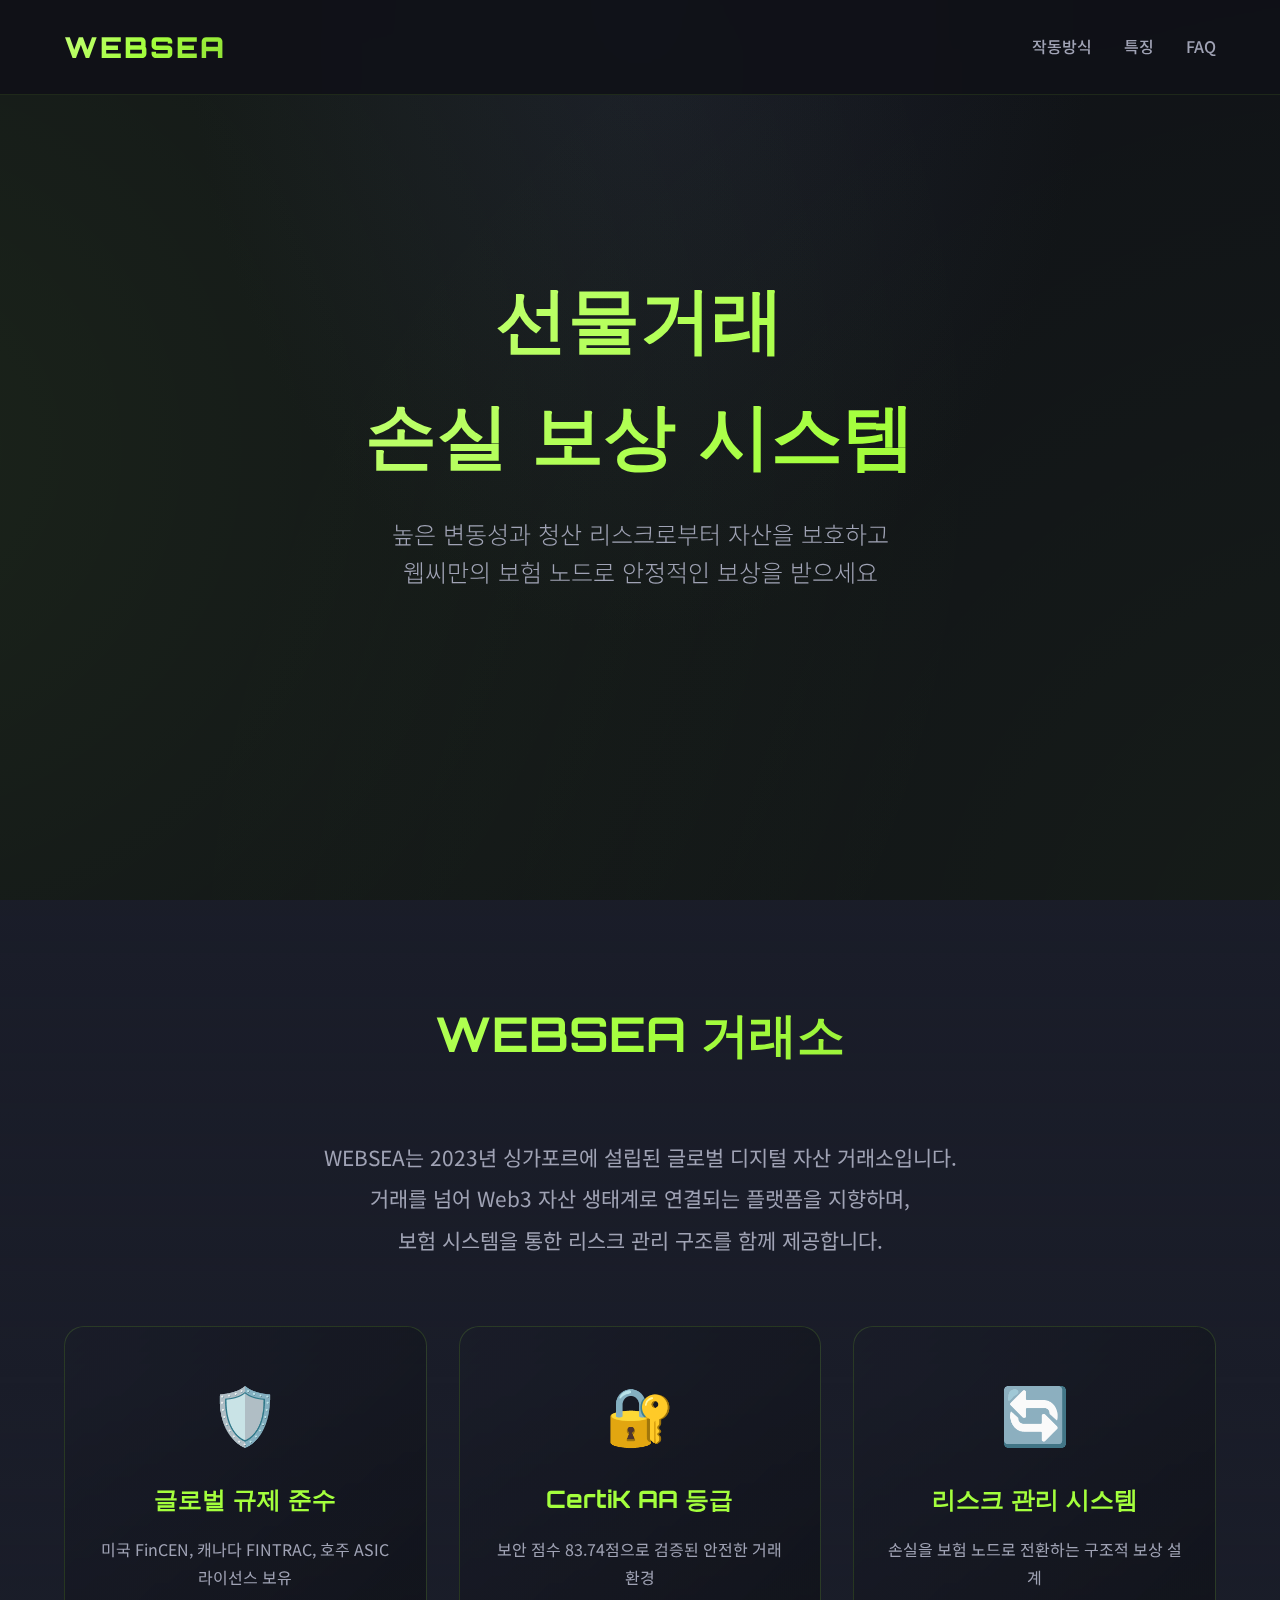
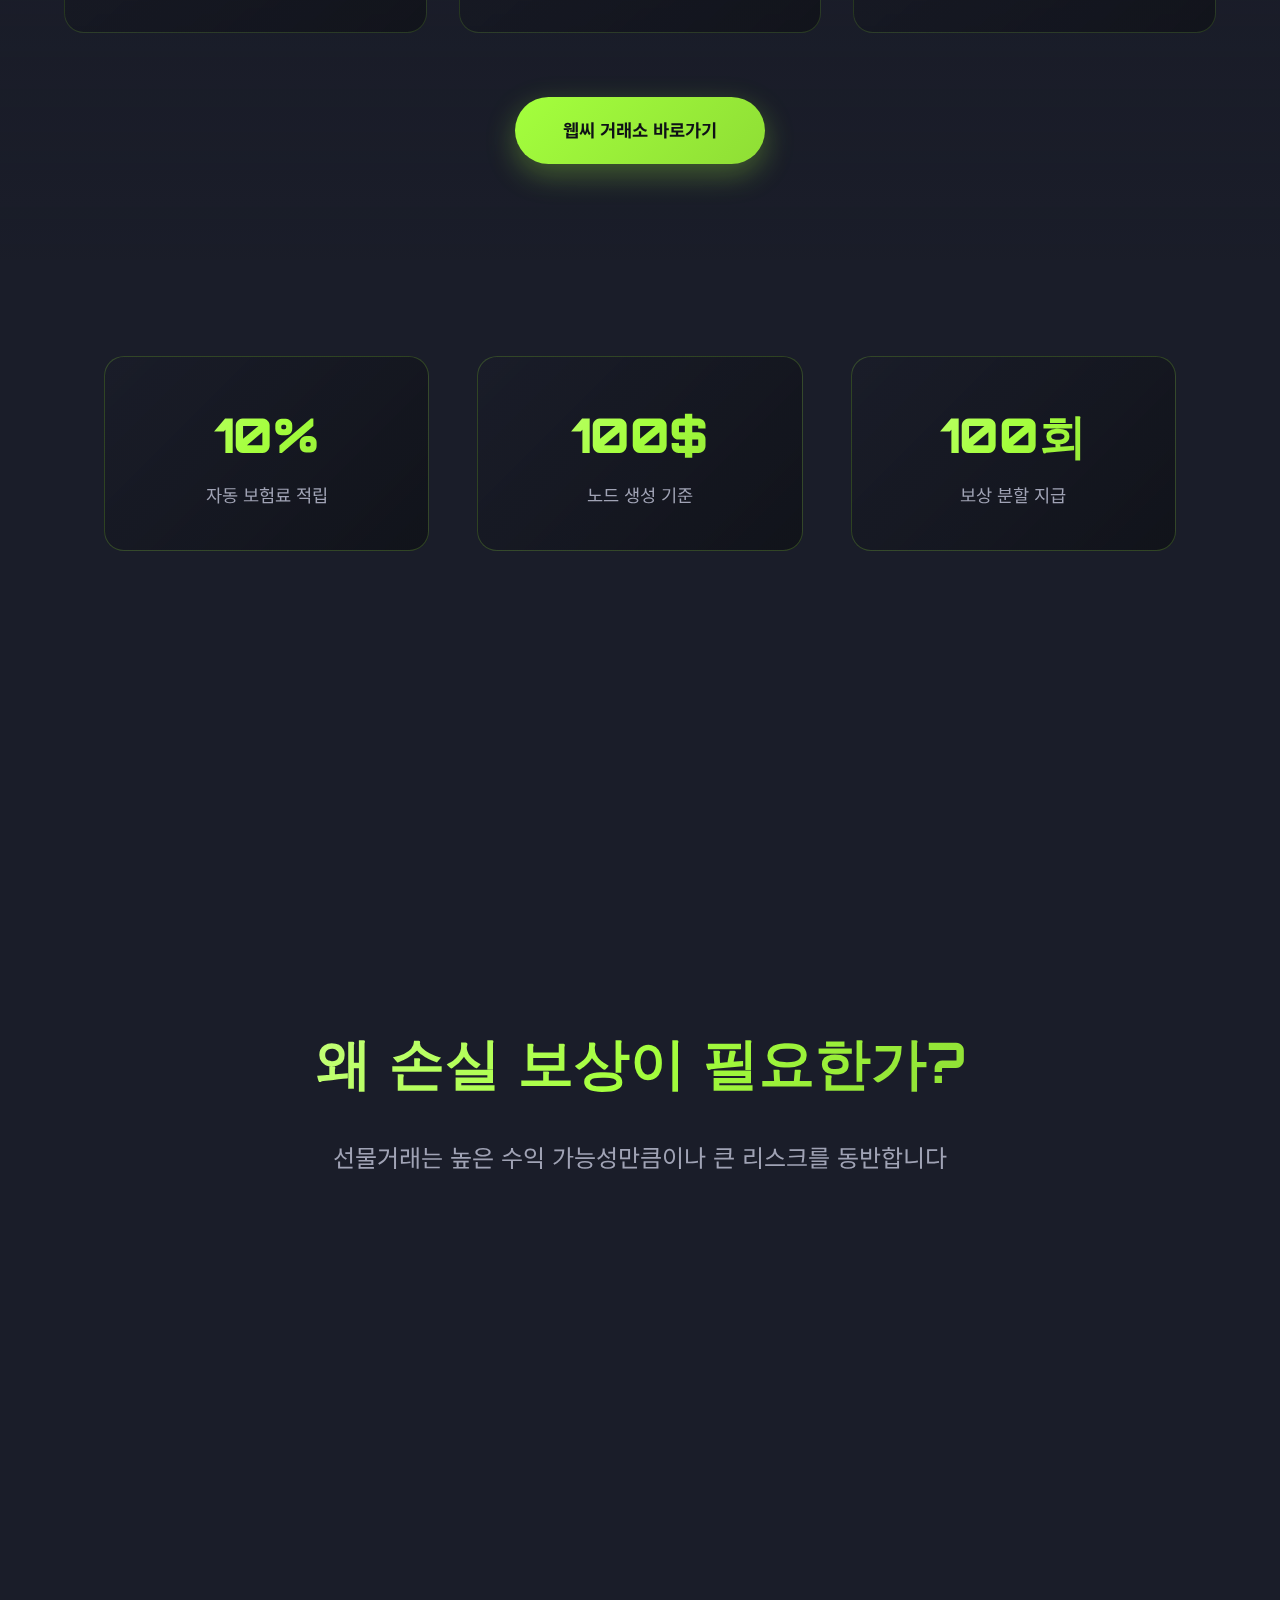
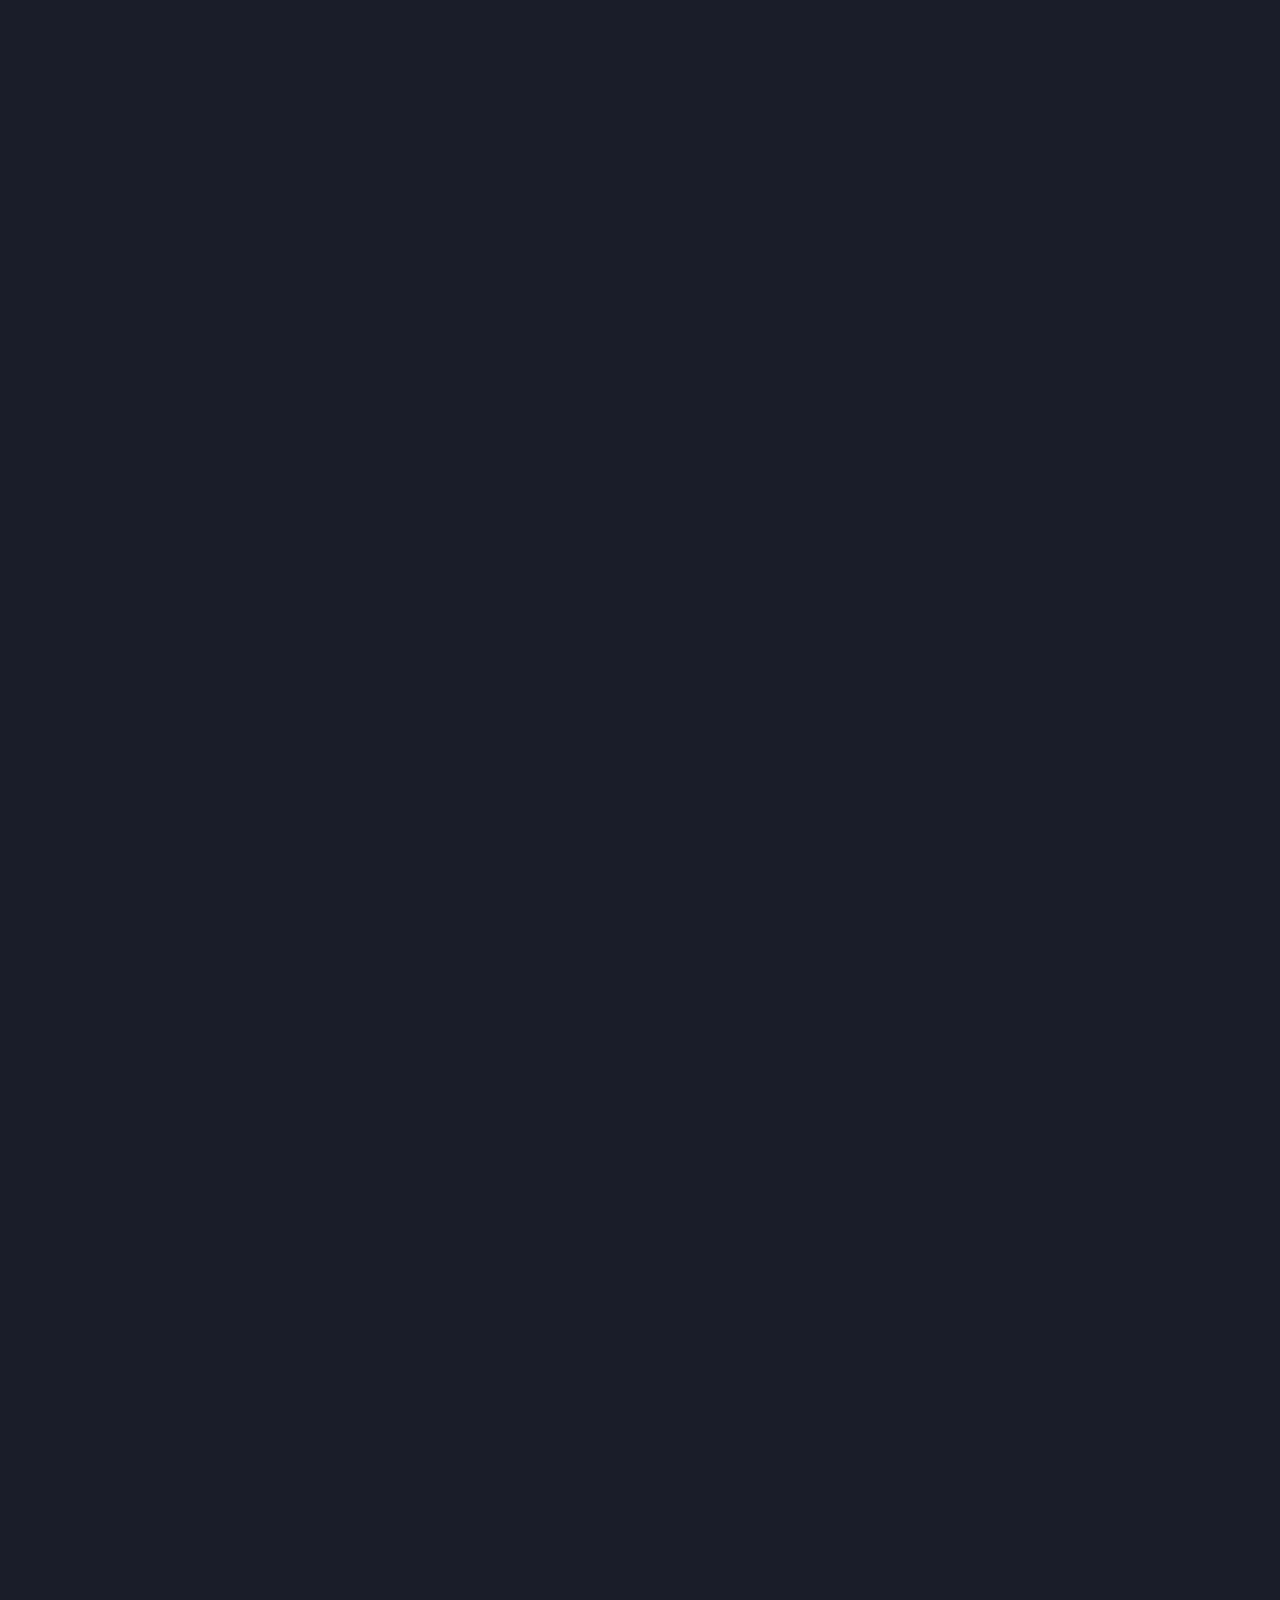
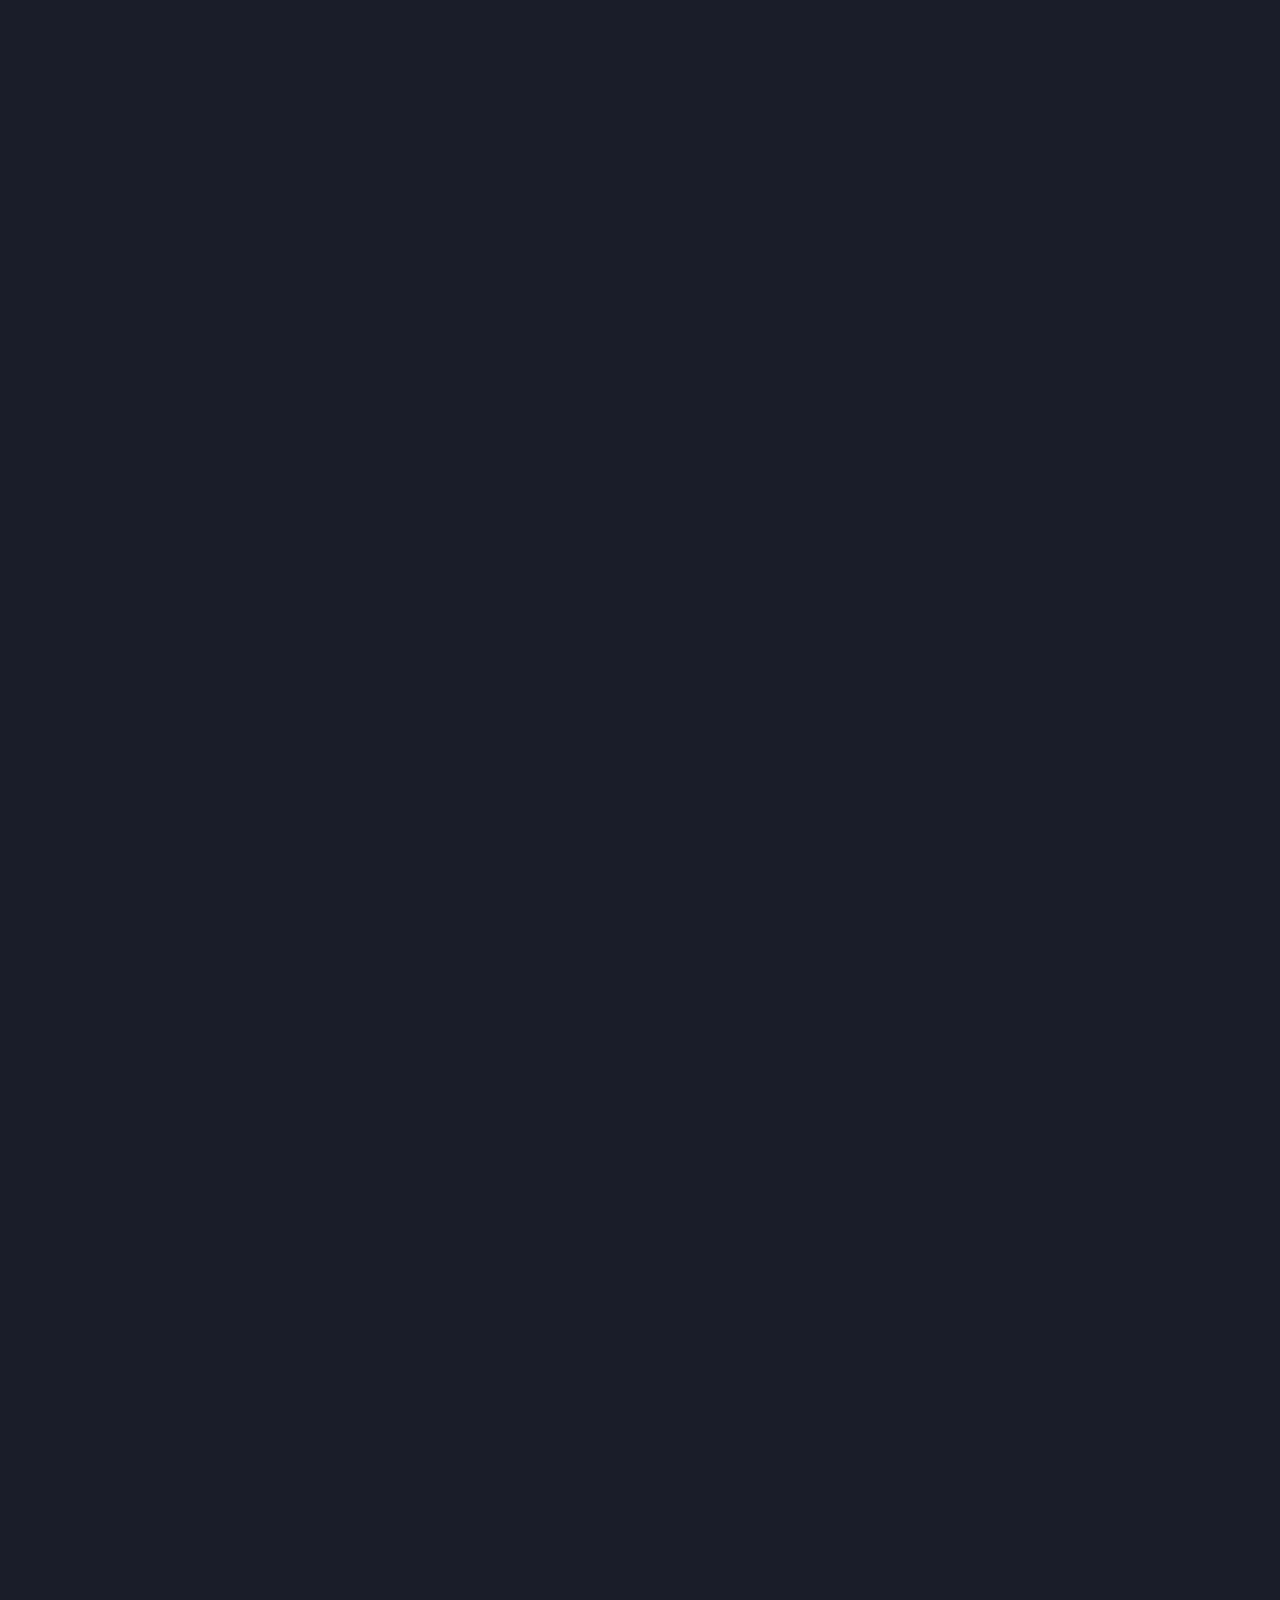
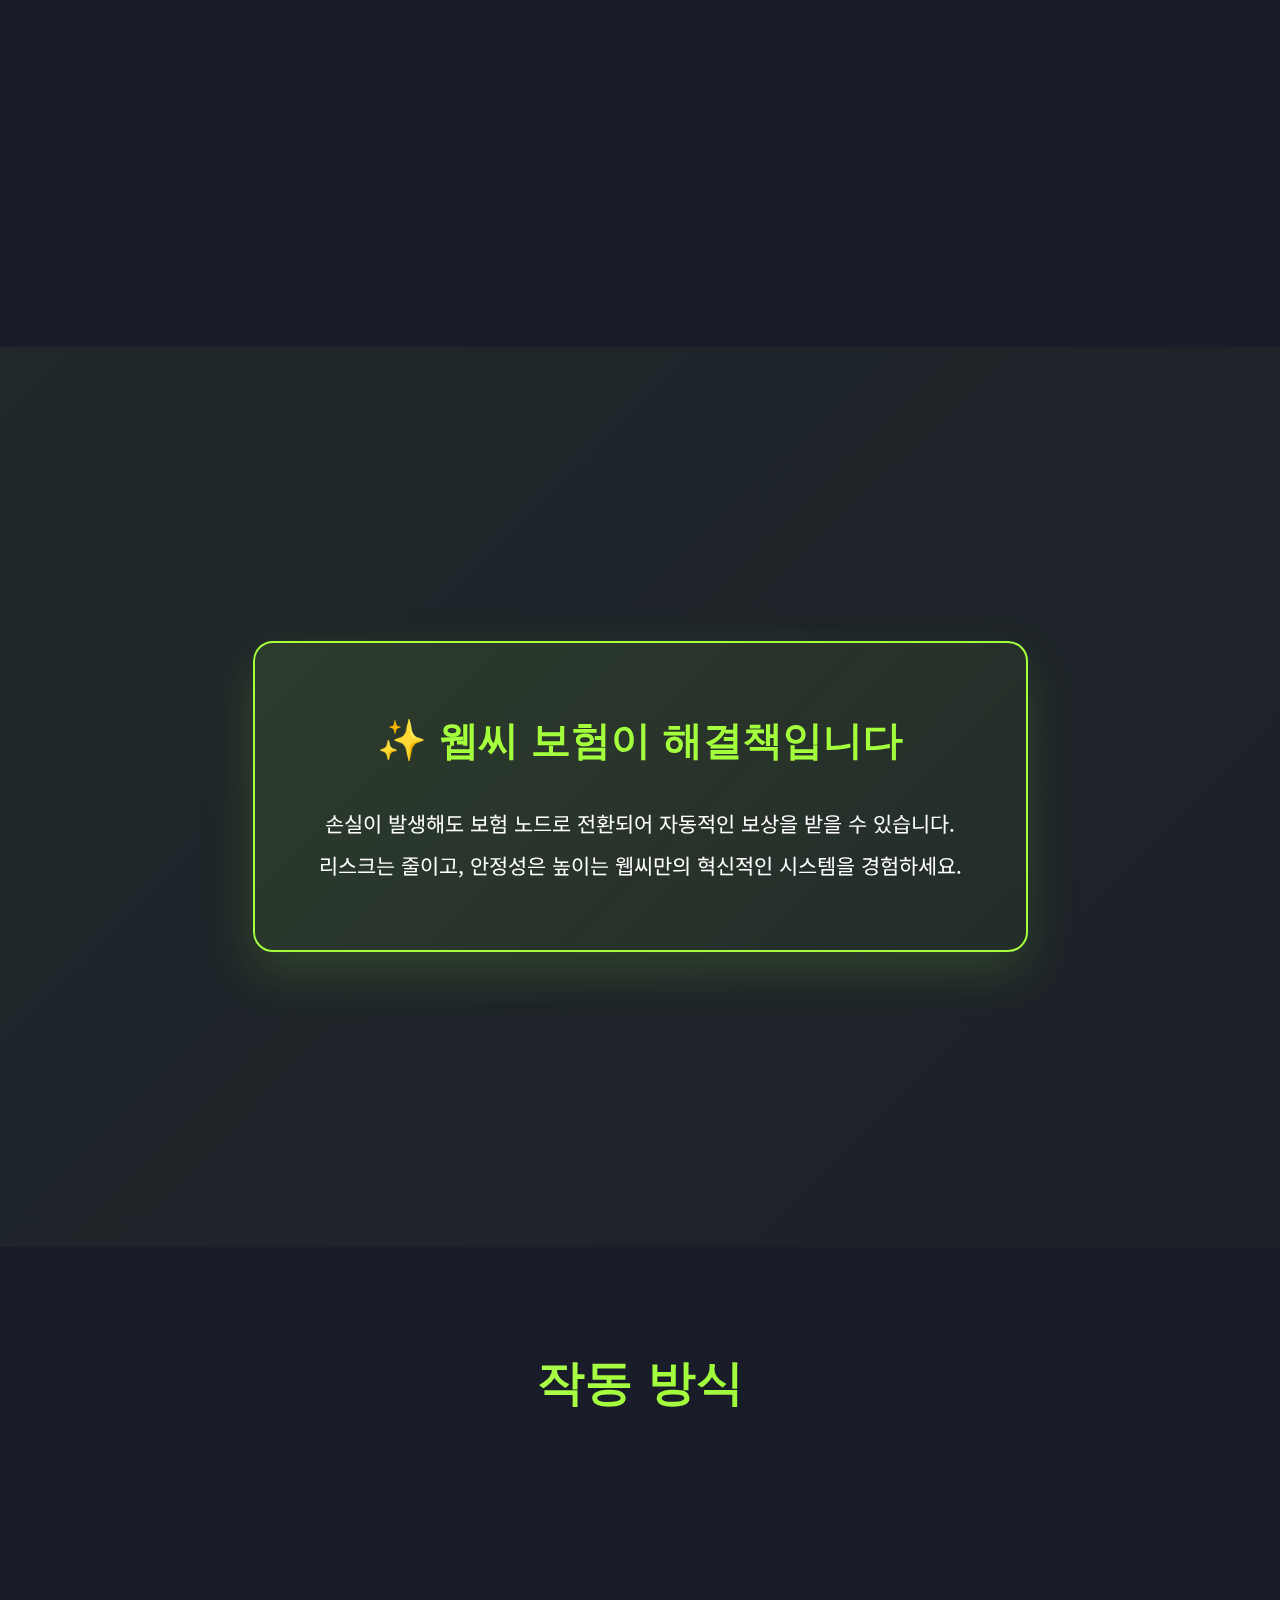
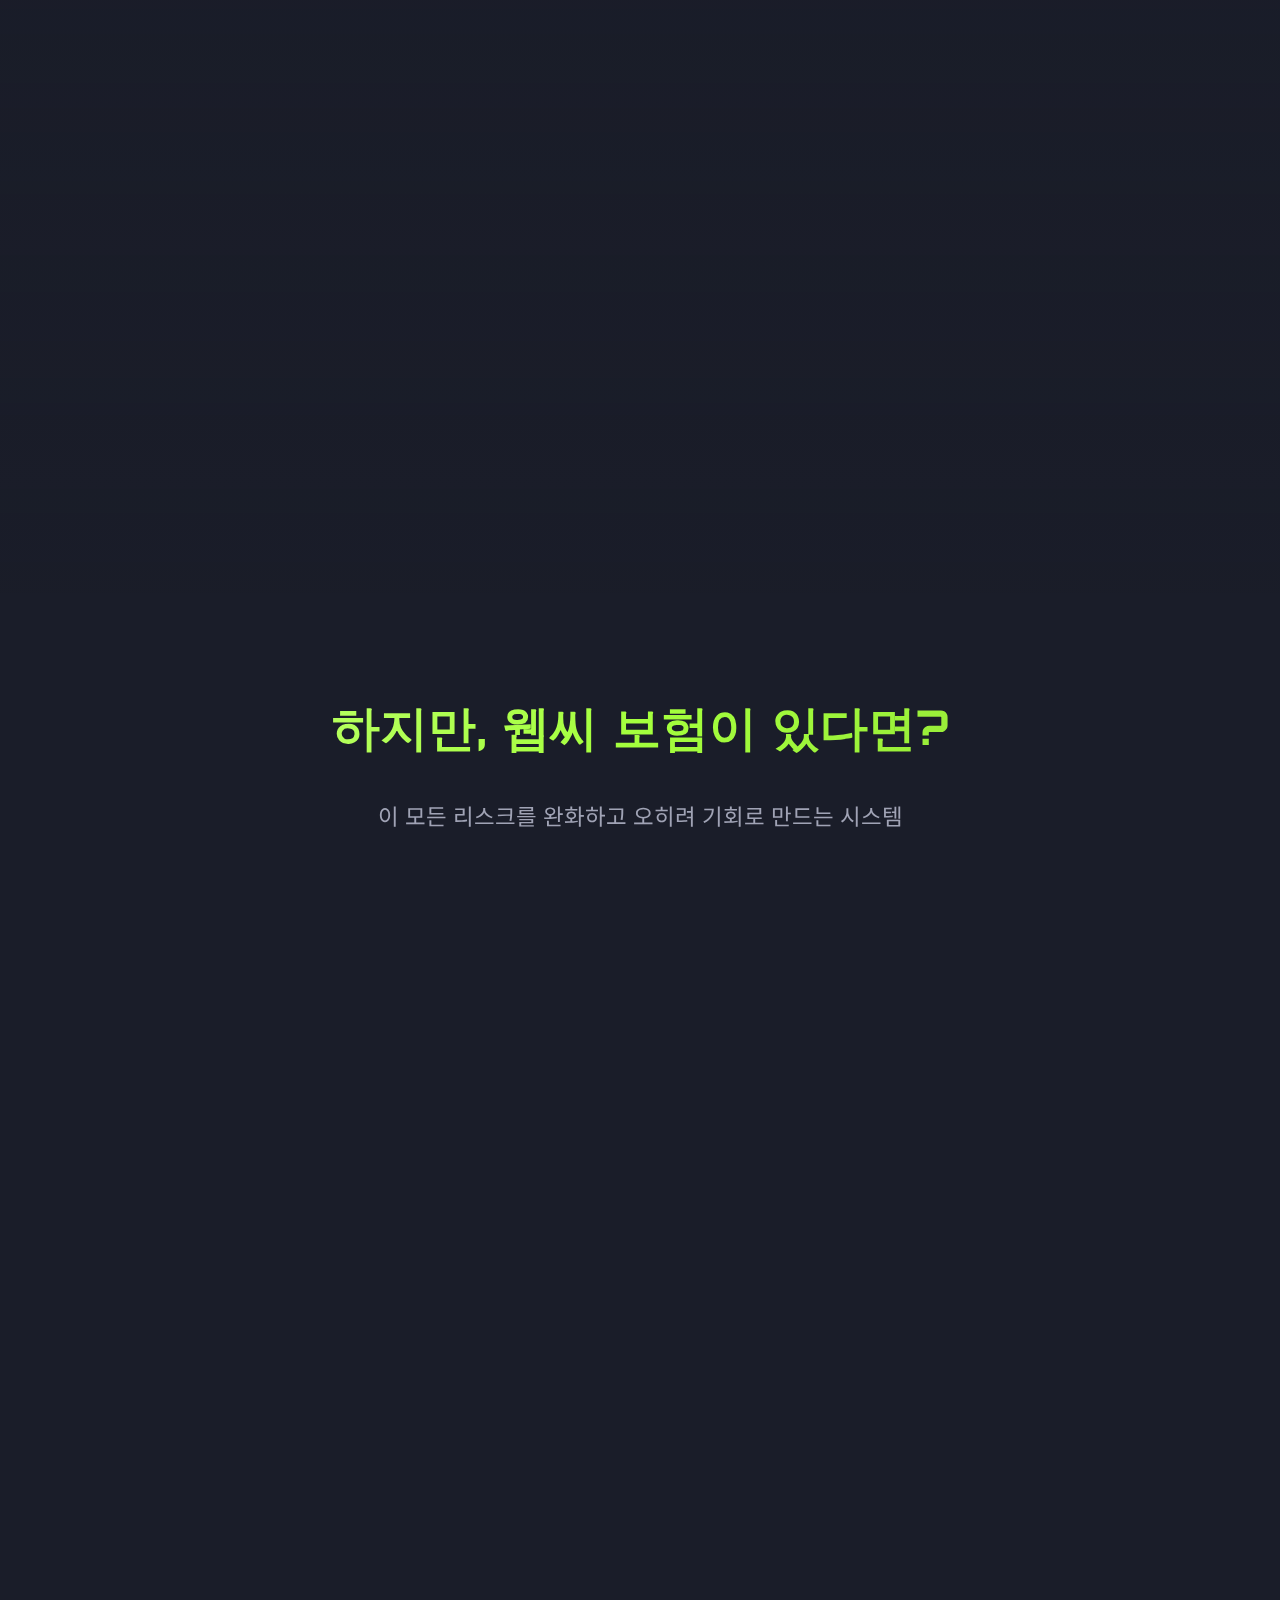
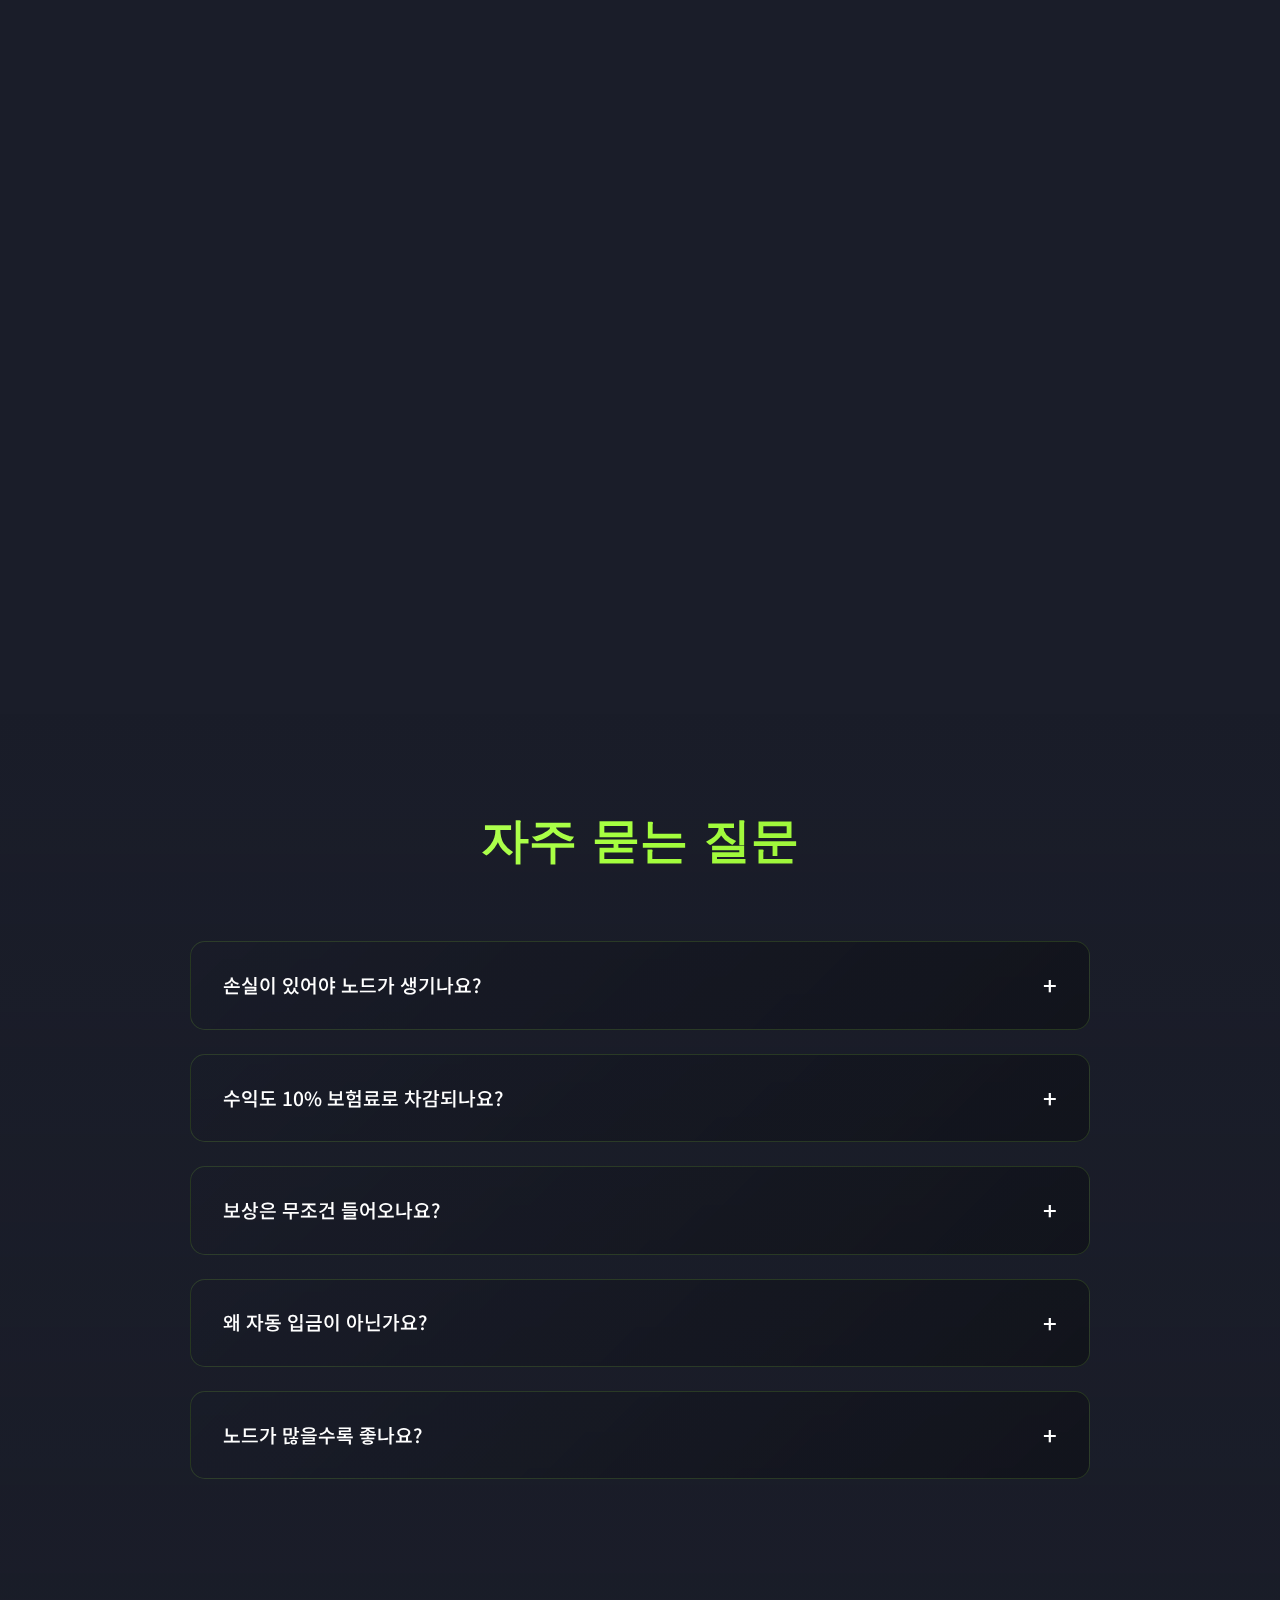
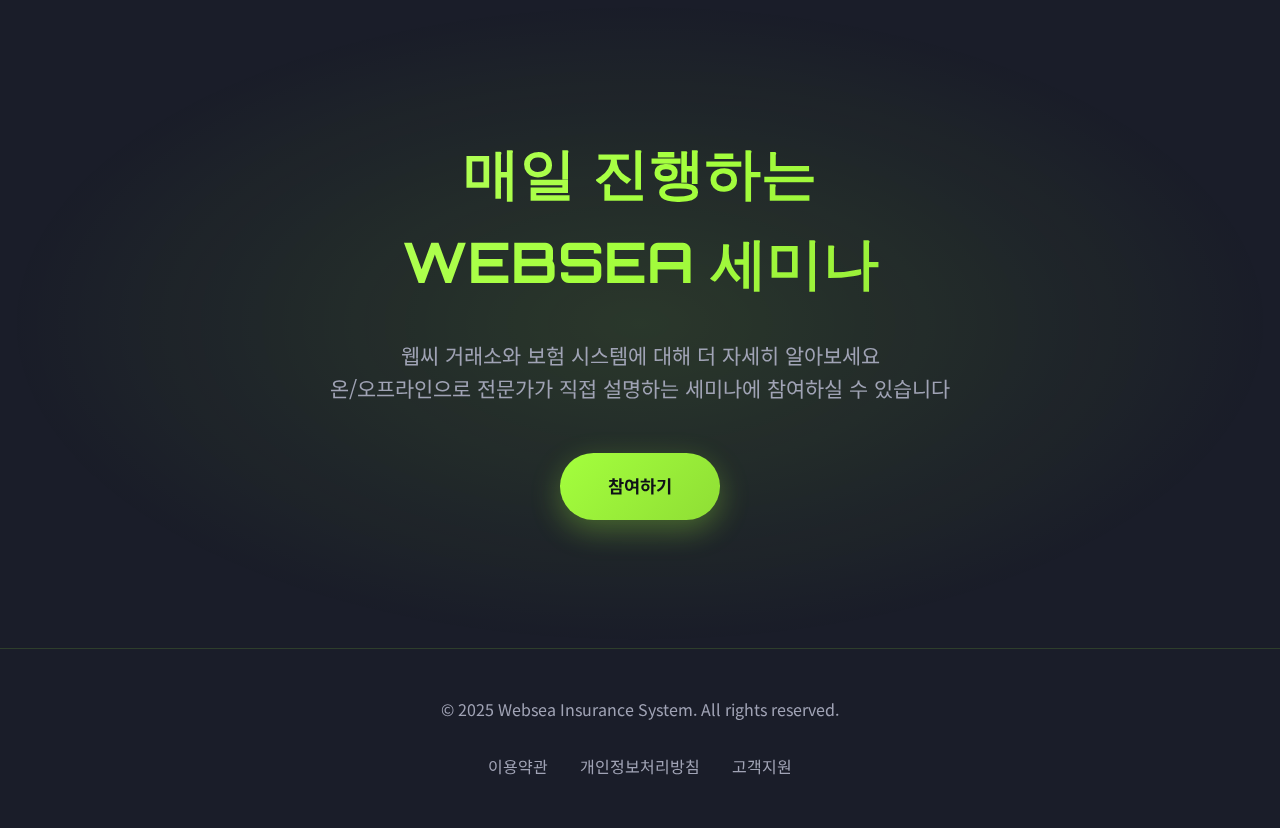
<file: index.html>
<!DOCTYPE html>
<html lang="ko">
<head>
    <meta charset="UTF-8">
    <meta name="viewport" content="width=device-width, initial-scale=1.0">
    <title>Websea 글로벌 디지털 자산 거래소 | 웹씨 선물거래 리스크 보호 보험 시스템</title>
    <meta name="description"
content="Websea는 선물거래 리스크 보호를 위한 보험 시스템을 제공하는 WEB3 기반 글로벌 거래소입니다." />
    <meta property="og:title" content="Websea 글로벌 디지털 자산 거래소 | 웹씨 선물거래 리스크 보호 보험 시스템" />
    <meta property="og:description" content=" 선물거래 리스크 보호를 위한 보험 시스템을 제공하는 WEB3 기반 글로벌 거래소입니다." />
    <meta property="og:url" content="https://websea-intro.kro.kr/" />
    <meta property="og:type" content="website" />

    <meta name="robots" content="index, follow" />
    <link rel="canonical" href="https://websea-intro.kro.kr/" />
    <link rel="stylesheet" href="styles/main.css">
</head>
<body>
    <div class="bg-animation"></div>

    <nav>
        <div class="logo">WEBSEA</div>
        <ul class="nav-links">
            <li><a href="#how-it-works">작동방식</a></li>
            <li><a href="#features">특징</a></li>
            <li><a href="#faq">FAQ</a></li>
        </ul>
    </nav>

    <section class="hero">
        <div class="hero-content">
            <h1>선물거래<br>손실 보상 시스템</h1>
            <h2>높은 변동성과 청산 리스크로부터 자산을 보호하고<br>웹씨만의 보험 노드로 안정적인 보상을 받으세요</h2>
            <!-- <div class="cta-buttons"> 
                <a href="#" class="btn btn-primary">지금 시작하기</a>
                <a href="#how-it-works" class="btn btn-secondary">자세히 알아보기</a>
            </div>-->
        </div>
    </section>

    <section class="exchange-intro">
        <div class="exchange-content">
            <h2 class="section-title">WEBSEA 거래소</h2>
            <p class="exchange-description">
                WEBSEA는 2023년 싱가포르에 설립된 글로벌 디지털 자산 거래소입니다.<br>
                거래를 넘어 Web3 자산 생태계로 연결되는 플랫폼을 지향하며,<br>
                보험 시스템을 통한 리스크 관리 구조를 함께 제공합니다.
            </p>

            <div class="exchange-features">
                <div class="exchange-feature-item">
                    <div class="exchange-feature-icon">🛡️</div>
                    <h3>글로벌 규제 준수</h3>
                    <p>미국 FinCEN, 캐나다 FINTRAC, 호주 ASIC 라이선스 보유</p>
                </div>
                <div class="exchange-feature-item">
                    <div class="exchange-feature-icon">🔐</div>
                    <h3>CertiK AA 등급</h3>
                    <p>보안 점수 83.74점으로 검증된 안전한 거래 환경</p>
                </div>
                <!-- <div class="exchange-feature-item">
                    <div class="exchange-feature-icon">💎</div>
                    <h3>WBS 토큰 생태계</h3>
                    <p>거래·보상·참여가 연결되는 토큰 기반 구조</p>
                </div> -->
                <div class="exchange-feature-item">
                    <div class="exchange-feature-icon">🔄</div>
                    <h3>리스크 관리 시스템</h3>
                    <p>손실을 보험 노드로 전환하는 구조적 보상 설계</p>
                </div>
            </div>

            <div class="exchange-cta">
                <a href="https://www.websea.com/en/" target="_blank" class="btn btn-primary">웹씨 거래소 바로가기</a>
                <!-- <a href="simulator.html" class="btn btn-secondary">시뮬레이터 체험하기</a> -->
            </div>
        </div>
    </section>

    <section class="stats">
        <div class="stat-card">
            <div class="stat-number">10%</div>
            <div class="stat-label">자동 보험료 적립</div>
        </div>
        <div class="stat-card">
            <div class="stat-number">100$</div>
            <div class="stat-label">노드 생성 기준</div>
        </div>
        <div class="stat-card">
            <div class="stat-number">100회</div>
            <div class="stat-label">보상 분할 지급</div>
        </div>
    </section>

    <section class="risk-section">
        <div class="risk-intro-screen">
            <h2>왜 손실 보상이 필요한가?</h2>
            <p>선물거래는 높은 수익 가능성만큼이나 큰 리스크를 동반합니다</p>
        </div>

        <div class="risk-scroll-container">
            <div class="risk-item">
                <div class="risk-number">01</div>
                <div class="risk-item-content">
                    <div class="risk-item-icon">⚠️</div>
                    <h3>레버리지 리스크</h3>
                    <p>5배~100배 레버리지로 인해 작은 가격 변동에도 큰 손실이 발생할 수 있습니다. 시장이 예상과 반대로 움직이면 투자금의 전액을 잃을 수 있습니다.</p>
                </div>
            </div>

            <div class="risk-item">
                <div class="risk-number">02</div>
                <div class="risk-item-content">
                    <div class="risk-item-icon">📉</div>
                    <h3>청산 위험</h3>
                    <p>증거금 유지율이 일정 수준 이하로 떨어지면 강제 청산됩니다. 단 몇 분 만에 모든 포지션이 청산되어 회복 불가능한 손실이 발생합니다.</p>
                </div>
            </div>

            <div class="risk-item">
                <div class="risk-number">03</div>
                <div class="risk-item-content">
                    <div class="risk-item-icon">💨</div>
                    <h3>극심한 변동성</h3>
                    <p>암호화폐 시장은 24시간 거래되며 급격한 가격 변동이 일상적입니다. 뉴스, 규제, 대량 거래로 인해 예측 불가능한 손실이 발생합니다.</p>
                </div>
            </div>

            <div class="risk-item">
                <div class="risk-number">04</div>
                <div class="risk-item-content">
                    <div class="risk-item-icon">😰</div>
                    <h3>심리적 압박</h3>
                    <p>연속된 손실은 감정적 거래를 유발하고, 잘못된 판단으로 이어집니다. 손실 회복을 위한 과도한 레버리지는 더 큰 손실을 초래합니다.</p>
                </div>
            </div>

        </div>

        <div class="solution-screen">
            <div class="solution-box">
                <h3>✨ 웹씨 보험이 해결책입니다</h3>
                <p>손실이 발생해도 보험 노드로 전환되어 자동적인 보상을 받을 수 있습니다.<br>
                리스크는 줄이고, 안정성은 높이는 웹씨만의 혁신적인 시스템을 경험하세요.</p>
            </div>
        </div>
    </section>

    <section id="how-it-works" class="how-it-works">
        <h2 class="section-title">작동 방식</h2>
        <div class="steps">
            <div class="step">
                <div class="step-number">01</div>
                <div class="step-content">
                    <h3>보험 활성화</h3>
                    <p>보험 스위치를 ON으로 설정하고 최소 10 USDT를 보험 계좌에 유지하세요. 이 두 조건이 충족되면 보험 시스템이 작동하기 시작합니다.</p>
                </div>
            </div>
            <div class="step">
                <div class="step-number">02</div>
                <div class="step-content">
                    <h3>자동 보험료 적립</h3>
                    <p>모든 거래에서 수익과 손실의 10%가 자동으로 보험풀에 적립됩니다. 손실 금액은 '보험 적용 손실'로 누적되어 노드 생성 기준이 됩니다.</p>
                </div>
            </div>
            <div class="step">
                <div class="step-number">03</div>
                <div class="step-content">
                    <h3>보험 노드 생성</h3>
                    <p>손실이 누적 100 USDT에 도달하면 자동으로 보험 노드 1개가 생성됩니다. 노드가 생성되면 누적 손실은 0으로 초기화됩니다.</p>
                </div>
            </div>
            <div class="step">
                <div class="step-number">04</div>
                <div class="step-content">
                    <h3>보상 수령</h3>
                    <p>보험풀이 기준치에 도달하면 지급 이벤트가 발동됩니다. 활성화된 노드 보유자는 100회 동안 분할 지급되는 보상을 Claim 버튼으로 수령할 수 있습니다.</p>
                </div>
            </div>
        </div>
    </section>

    <section id="features" class="features">
        <h2 class="section-title">하지만, 웹씨 보험이 있다면?</h2>
        <p class="features-intro">이 모든 리스크를 완화하고 오히려 기회로 만드는 시스템</p>
        <div class="features-grid">
            <div class="feature-card">
                <div class="feature-icon">💰</div>
                <div class="feature-content">
                    <h3>손실이 자산이 됩니다</h3>
                    <p>레버리지 리스크로 발생한 손실도 100 USDT마다 보험 노드로 전환됩니다. 손실이 쌓일수록 더 많은 노드를 보유하게 되어 장기적인 보상 자산이 됩니다.</p>
                </div>
            </div>
            <div class="feature-card">
                <div class="feature-icon">🛡️</div>
                <div class="feature-content">
                    <h3>청산되어도 끝이 아닙니다</h3>
                    <p>강제 청산으로 손실이 발생해도 보험풀을 통해 손실이 누적되고, 이는 다시 노드 생성과 보상으로 이어집니다. 회복 불가능한 손실은 없습니다.</p>
                </div>
            </div>
            <div class="feature-card">
                <div class="feature-icon">📊</div>
                <div class="feature-content">
                    <h3>변동성이 기회가 됩니다</h3>
                    <p>극심한 변동성으로 인한 손실도 자동으로 10% 보험료로 적립됩니다. 시장이 불안할수록 보험풀이 빠르게 쌓여 더 빠른 보상 지급이 가능합니다.</p>
                </div>
            </div>
            <div class="feature-card">
                <div class="feature-icon">🧘</div>
                <div class="feature-content">
                    <h3>심리적 안정을 제공합니다</h3>
                    <p>손실에 대한 보상이 있다는 확신이 감정적 거래를 막아줍니다. 100회 분할 지급으로 안정적인 수익 흐름을 만들어 여유로운 투자가 가능합니다.</p>
                </div>
            </div>
            <div class="feature-card">
                <div class="feature-icon">⚡</div>
                <div class="feature-content">
                    <h3>자동으로 작동합니다</h3>
                    <p>보험 활성화만 해두면 모든 거래에서 10%가 자동으로 적립되어 복잡한 관리가 필요 없습니다.</p>
                </div>
            </div>
            <div class="feature-card">
                <div class="feature-icon">💎</div>
                <div class="feature-content">
                    <h3>장기 보상으로 안정화</h3>
                    <p>단기 손실의 고통을 100회에 걸친 지속적인 보상으로 완화합니다. 급격한 손실도 시간이 지나면서 회복되는 구조입니다.</p>
                </div>
            </div>
        </div>
    </section>

    <section id="faq" class="faq">
        <h2 class="section-title">자주 묻는 질문</h2>
        <div class="faq-container">
            <div class="faq-item">
                <div class="faq-question">
                    손실이 있어야 노드가 생기나요?
                    <span class="faq-toggle">+</span>
                </div>
                <div class="faq-answer">
                    네, 맞습니다. 손실 누적 100 USDT가 노드 생성의 기준입니다. 손실이 쌓일 때마다 자동으로 노드가 생성되며, 이는 나중에 보상을 받을 수 있는 자산이 됩니다.
                </div>
            </div>
            <div class="faq-item">
                <div class="faq-question">
                    수익도 10% 보험료로 차감되나요?
                    <span class="faq-toggle">+</span>
                </div>
                <div class="faq-answer">
                    네, 수익과 손실 모두에서 10%가 보험풀에 적립됩니다. 이는 보험 시스템 유지 및 보상 재원으로 사용됩니다.
                </div>
            </div>
            <div class="faq-item">
                <div class="faq-question">
                    보상은 무조건 들어오나요?
                    <span class="faq-toggle">+</span>
                </div>
                <div class="faq-answer">
                    보상은 보험풀이 시스템 기준치에 도달했을 때 지급 이벤트가 발동됩니다. 활성화된 노드를 보유하고 있어야 보상을 받을 수 있습니다.
                </div>
            </div>
            <div class="faq-item">
                <div class="faq-question">
                    왜 자동 입금이 아닌가요?
                    <span class="faq-toggle">+</span>
                </div>
                <div class="faq-answer">
                    보안 및 사용자 인증 과정을 위해 Claim 버튼을 통한 직접 수령 방식을 채택했습니다. 이는 무단 인출을 방지하고 투명성을 높입니다.
                </div>
            </div>
            <div class="faq-item">
                <div class="faq-question">
                    노드가 많을수록 좋나요?
                    <span class="faq-toggle">+</span>
                </div>
                <div class="faq-answer">
                    네, 보상 단위가 '노드'이기 때문에 노드가 많을수록 더 많은 보상을 받을 수 있습니다. 하지만 노드는 10일 활동 없으면 유지, 20일 활동 없으면 만료됩니다.
                </div>
            </div>
        </div>
    </section>

    <section class="cta-section">
        <h2>매일 진행하는<br>WEBSEA 세미나</h2>
        <p>웹씨 거래소와 보험 시스템에 대해 더 자세히 알아보세요<br>온/오프라인으로 전문가가 직접 설명하는 세미나에 참여하실 수 있습니다</p>
        <a href="https://open.kakao.com/o/gUNfss1h" target="_blank" class="btn btn-primary">참여하기</a>
    </section>

    <footer>
        <p>© 2025 Websea Insurance System. All rights reserved.</p>
        <div class="footer-links">
            <a href="#">이용약관</a>
            <a href="#">개인정보처리방침</a>
            <a href="#">고객지원</a>
        </div>
    </footer>

    <script>
        // FAQ Toggle
        document.querySelectorAll('.faq-question').forEach(question => {
            question.addEventListener('click', () => {
                const item = question.parentElement;
                const wasActive = item.classList.contains('active');
                
                document.querySelectorAll('.faq-item').forEach(faq => {
                    faq.classList.remove('active');
                });
                
                if (!wasActive) {
                    item.classList.add('active');
                }
            });
        });

        // Smooth scrolling
        document.querySelectorAll('a[href^="#"]').forEach(anchor => {
            anchor.addEventListener('click', function (e) {
                e.preventDefault();
                const target = document.querySelector(this.getAttribute('href'));
                if (target) {
                    target.scrollIntoView({
                        behavior: 'smooth',
                        block: 'start'
                    });
                }
            });
        });

        // Scroll animations
        const observerOptions = {
            threshold: 0.1,
            rootMargin: '0px 0px -100px 0px'
        };

        const observer = new IntersectionObserver((entries) => {
            entries.forEach(entry => {
                if (entry.isIntersecting) {
                    entry.target.style.opacity = '1';
                    entry.target.style.transform = 'translateY(0)';
                }
            });
        }, observerOptions);

        document.querySelectorAll('.stat-card').forEach(el => {
            observer.observe(el);
        });

        // Feature cards scroll animation
        const featureObserver = new IntersectionObserver((entries) => {
            entries.forEach(entry => {
                if (entry.isIntersecting) {
                    entry.target.classList.add('visible');
                }
            });
        }, {
            threshold: 0.2,
            rootMargin: '0px'
        });

        document.querySelectorAll('.feature-card').forEach((card, index) => {
            card.style.transitionDelay = `${index * 0.1}s`;
            featureObserver.observe(card);
        });

        // Risk items scroll animation
        const riskObserver = new IntersectionObserver((entries) => {
            entries.forEach(entry => {
                if (entry.isIntersecting) {
                    entry.target.classList.add('visible');
                }
            });
        }, {
            threshold: 0.3,
            rootMargin: '0px'
        });

        document.querySelectorAll('.risk-item').forEach(item => {
            riskObserver.observe(item);
        });
    </script>
</body>
</html>
</file>
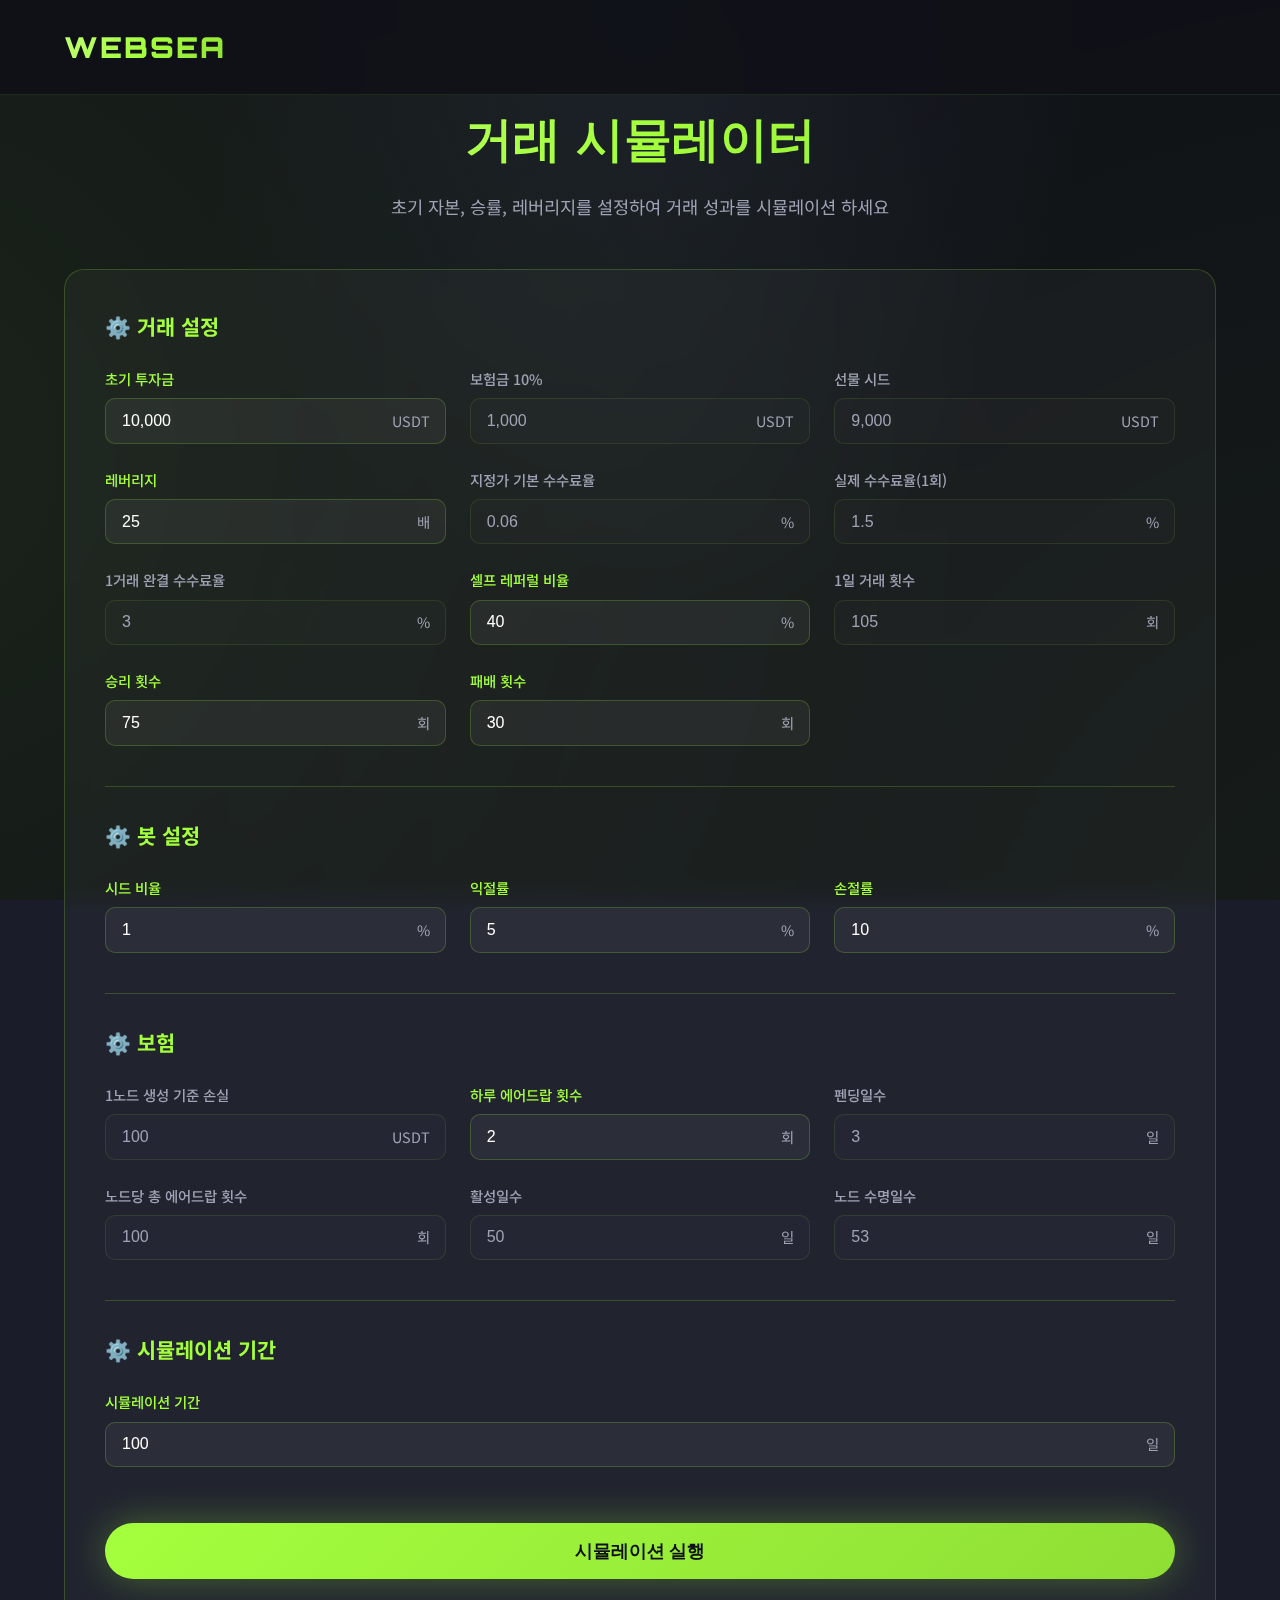
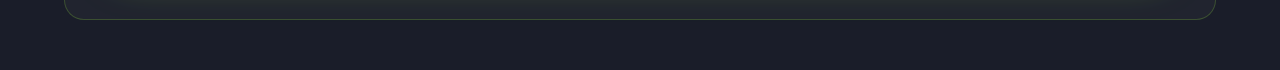
<file: simulator.html>
<!DOCTYPE html>
<html lang="ko">
<head>
    <meta charset="UTF-8">
    <meta name="viewport" content="width=device-width, initial-scale=1.0">
    <title>Websea 거래 시뮬레이터 - Trading Simulation Tool</title>
    <link rel="preconnect" href="https://fonts.googleapis.com">
    <link rel="preconnect" href="https://fonts.gstatic.com" crossorigin>
    <link href="https://fonts.googleapis.com/css2?family=Orbitron:wght@400;700;900&family=Noto+Sans+KR:wght@300;400;500;700&display=swap" rel="stylesheet">
    <style>
        :root {
            --primary-dark: #1a1d29;
            --primary-darker: #0f1117;
            --accent-green: #a4ff3d;
            --accent-green-dark: #8fde35;
            --accent-green-light: #c5ff7a;
            --text-light: #ffffff;
            --text-gray: #a0a3b5;
            --gradient-1: linear-gradient(135deg, #a4ff3d 0%, #8fde35 100%);
            --gradient-2: linear-gradient(135deg, #c5ff7a 0%, #a4ff3d 50%, #8fde35 100%);
            --shadow-glow: 0 0 40px rgba(164, 255, 61, 0.3);
        }

        * {
            margin: 0;
            padding: 0;
            box-sizing: border-box;
        }

        body {
            font-family: 'Noto Sans KR', sans-serif;
            background: var(--primary-dark);
            color: var(--text-light);
            overflow-x: hidden;
            line-height: 1.6;
        }

        /* Animated Background */
        .bg-animation {
            position: fixed;
            top: 0;
            left: 0;
            width: 100%;
            height: 100%;
            z-index: -1;
            background: radial-gradient(ellipse at top, #1a1d29 0%, #0f1117 50%);
            overflow: hidden;
        }

        .bg-animation::before {
            content: '';
            position: absolute;
            width: 200%;
            height: 200%;
            top: -50%;
            left: -50%;
            background:
                radial-gradient(circle at 20% 50%, rgba(164, 255, 61, 0.08) 0%, transparent 50%),
                radial-gradient(circle at 80% 80%, rgba(164, 255, 61, 0.05) 0%, transparent 50%);
            animation: float 20s ease-in-out infinite;
        }

        @keyframes float {
            0%, 100% { transform: translate(0, 0) rotate(0deg); }
            33% { transform: translate(30px, -30px) rotate(5deg); }
            66% { transform: translate(-20px, 20px) rotate(-5deg); }
        }

        /* Navigation */
        nav {
            position: fixed;
            top: 0;
            width: 100%;
            padding: 1.5rem 5%;
            display: flex;
            justify-content: space-between;
            align-items: center;
            z-index: 1000;
            background: rgba(15, 17, 23, 0.9);
            backdrop-filter: blur(10px);
            border-bottom: 1px solid rgba(164, 255, 61, 0.1);
        }

        .logo {
            font-family: 'Orbitron', sans-serif;
            font-size: 1.8rem;
            font-weight: 900;
            background: var(--gradient-2);
            -webkit-background-clip: text;
            -webkit-text-fill-color: transparent;
            background-clip: text;
            letter-spacing: 2px;
            cursor: pointer;
        }

        /* Main Container */
        .container {
            max-width: 1400px;
            margin: 100px auto 50px;
            padding: 0 5%;
        }

        .header {
            text-align: center;
            margin-bottom: 3rem;
        }

        .header h1 {
            font-family: 'Orbitron', sans-serif;
            font-size: 3rem;
            margin-bottom: 1rem;
            background: var(--gradient-2);
            -webkit-background-clip: text;
            -webkit-text-fill-color: transparent;
            background-clip: text;
        }

        .header p {
            color: var(--text-gray);
            font-size: 1.1rem;
        }

        /* Settings Panel */
        .settings-panel {
            background: rgba(255, 255, 255, 0.03);
            border: 1px solid rgba(164, 255, 61, 0.2);
            border-radius: 20px;
            padding: 2.5rem;
            margin-bottom: 2rem;
            backdrop-filter: blur(10px);
        }

        .settings-section {
            margin-bottom: 2.5rem;
        }

        .settings-section:last-child {
            margin-bottom: 0;
        }

        .settings-section h3 {
            color: var(--accent-green);
            font-size: 1.3rem;
            margin-bottom: 1.5rem;
            display: flex;
            align-items: center;
            gap: 0.5rem;
        }

        .settings-grid {
            display: grid;
            grid-template-columns: repeat(auto-fit, minmax(280px, 1fr));
            gap: 1.5rem;
        }

        .divider {
            height: 1px;
            background: rgba(164, 255, 61, 0.2);
            margin: 2rem 0;
        }

        .input-group {
            display: flex;
            flex-direction: column;
            gap: 0.5rem;
        }

        .input-group label {
            color: var(--accent-green);
            font-weight: 500;
            font-size: 0.9rem;
        }

        .input-group input {
            padding: 0.8rem 3.5rem 0.8rem 1rem;
            background: rgba(255, 255, 255, 0.05);
            border: 1px solid rgba(164, 255, 61, 0.2);
            border-radius: 10px;
            color: var(--text-light);
            font-size: 1rem;
            transition: all 0.3s ease;
            width: 100%;
        }

        .input-group input:focus {
            outline: none;
            border-color: var(--accent-green);
            box-shadow: 0 0 0 3px rgba(164, 255, 61, 0.1);
        }

        .input-group input:read-only,
        .input-group input:disabled {
            background: rgba(255, 255, 255, 0.02);
            border-color: rgba(164, 255, 61, 0.1);
            color: var(--text-gray);
            cursor: not-allowed;
        }

        .input-group.calculated label {
            color: var(--text-gray);
        }

        .input-group.readonly label {
            color: var(--text-gray);
        }

        .input-unit {
            position: absolute;
            right: 1rem;
            top: 50%;
            transform: translateY(-50%);
            color: var(--text-gray);
            font-size: 0.9rem;
            pointer-events: none;
        }

        .input-wrapper {
            position: relative;
        }

        .cta-button {
            background: var(--gradient-1);
            color: var(--primary-darker);
            border: none;
            padding: 1rem 3rem;
            font-size: 1.1rem;
            font-weight: 700;
            border-radius: 50px;
            cursor: pointer;
            transition: all 0.3s ease;
            box-shadow: var(--shadow-glow);
            width: 100%;
            margin-top: 1rem;
        }

        .cta-button:hover {
            transform: translateY(-2px);
            box-shadow: 0 0 60px rgba(164, 255, 61, 0.4);
        }

        .cta-button:active {
            transform: translateY(0);
        }

        /* Results Panel */
        .results-panel {
            background: rgba(255, 255, 255, 0.03);
            border: 1px solid rgba(164, 255, 61, 0.2);
            border-radius: 20px;
            padding: 2.5rem;
            margin-bottom: 2rem;
            backdrop-filter: blur(10px);
            display: none;
        }

        .results-panel.active {
            display: block;
        }

        .summary-grid {
            display: grid;
            grid-template-columns: repeat(auto-fit, minmax(250px, 1fr));
            gap: 1.5rem;
            margin-bottom: 2rem;
        }

        .summary-card {
            background: rgba(164, 255, 61, 0.05);
            border: 1px solid rgba(164, 255, 61, 0.2);
            border-radius: 15px;
            padding: 1.5rem;
            text-align: center;
        }

        .summary-card h3 {
            color: var(--text-gray);
            font-size: 0.9rem;
            font-weight: 400;
            margin-bottom: 0.5rem;
        }

        .summary-card .value {
            color: var(--accent-green);
            font-size: 2rem;
            font-weight: 700;
            font-family: 'Orbitron', sans-serif;
        }

        .summary-card .unit {
            color: var(--text-gray);
            font-size: 1rem;
            margin-left: 0.5rem;
        }

        /* Results Table */
        .results-table-container {
            overflow-x: auto;
            margin-top: 2rem;
        }

        table {
            width: 100%;
            border-collapse: collapse;
            font-size: 0.9rem;
        }

        thead {
            background: rgba(164, 255, 61, 0.1);
        }

        th {
            padding: 1rem;
            text-align: left;
            color: var(--accent-green);
            font-weight: 600;
            border-bottom: 2px solid rgba(164, 255, 61, 0.3);
            white-space: nowrap;
        }

        td {
            padding: 0.8rem 1rem;
            border-bottom: 1px solid rgba(255, 255, 255, 0.05);
        }

        tr:hover {
            background: rgba(164, 255, 61, 0.03);
        }

        .positive {
            color: var(--accent-green);
        }

        .negative {
            color: #ff4d4d;
        }

        /* Loading Animation */
        .loading {
            display: none;
            text-align: center;
            padding: 2rem;
        }

        .loading.active {
            display: block;
        }

        .spinner {
            border: 4px solid rgba(164, 255, 61, 0.1);
            border-top: 4px solid var(--accent-green);
            border-radius: 50%;
            width: 50px;
            height: 50px;
            animation: spin 1s linear infinite;
            margin: 0 auto 1rem;
        }

        @keyframes spin {
            0% { transform: rotate(0deg); }
            100% { transform: rotate(360deg); }
        }

        /* Responsive */
        @media (max-width: 768px) {
            .header h1 {
                font-size: 2rem;
            }

            .settings-grid {
                grid-template-columns: 1fr;
            }

            .summary-grid {
                grid-template-columns: 1fr;
            }
        }
    </style>
</head>
<body>
    <div class="bg-animation"></div>

    <nav>
        <div class="logo" onclick="window.location.href='index.html'">WEBSEA</div>
    </nav>

    <div class="container">
        <div class="header">
            <h1>거래 시뮬레이터</h1>
            <p>초기 자본, 승률, 레버리지를 설정하여 거래 성과를 시뮬레이션 하세요</p>
        </div>

        <!-- Settings Panel -->
        <div class="settings-panel">
            <!-- 거래 설정 섹션 -->
            <div class="settings-section">
                <h3>⚙️ 거래 설정</h3>
                <div class="settings-grid">
                    <div class="input-group">
                        <label for="initialInvestment">초기 투자금</label>
                        <div class="input-wrapper">
                            <input type="text" id="initialInvestment" value="10,000" data-value="10000">
                            <span class="input-unit">USDT</span>
                        </div>
                    </div>

                    <div class="input-group calculated">
                        <label for="insuranceReserve">보험금 10%</label>
                        <div class="input-wrapper">
                            <input type="text" id="insuranceReserve" value="1,000" readonly>
                            <span class="input-unit">USDT</span>
                        </div>
                    </div>

                    <div class="input-group calculated">
                        <label for="futuresSeed">선물 시드</label>
                        <div class="input-wrapper">
                            <input type="text" id="futuresSeed" value="9,000" readonly>
                            <span class="input-unit">USDT</span>
                        </div>
                    </div>

                    <div class="input-group">
                        <label for="leverage">레버리지</label>
                        <div class="input-wrapper">
                            <input type="number" id="leverage" value="25" min="1" max="125" step="1">
                            <span class="input-unit">배</span>
                        </div>
                    </div>

                    <div class="input-group readonly">
                        <label for="baseFeeRate">지정가 기본 수수료율</label>
                        <div class="input-wrapper">
                            <input type="text" id="baseFeeRate" value="0.06" readonly>
                            <span class="input-unit">%</span>
                        </div>
                    </div>

                    <div class="input-group readonly">
                        <label for="actualFeeRate">실제 수수료율(1회)</label>
                        <div class="input-wrapper">
                            <input type="text" id="actualFeeRate" value="1.5" readonly>
                            <span class="input-unit">%</span>
                        </div>
                    </div>

                    <div class="input-group readonly">
                        <label for="tradeFeeRate">1거래 완결 수수료율</label>
                        <div class="input-wrapper">
                            <input type="text" id="tradeFeeRate" value="3" readonly>
                            <span class="input-unit">%</span>
                        </div>
                    </div>

                    <div class="input-group">
                        <label for="selfReferralRate">셀프 레퍼럴 비율</label>
                        <div class="input-wrapper">
                            <input type="number" id="selfReferralRate" value="40" min="0" max="100" step="1">
                            <span class="input-unit">%</span>
                        </div>
                    </div>

                    <div class="input-group calculated">
                        <label for="dailyTrades">1일 거래 횟수</label>
                        <div class="input-wrapper">
                            <input type="text" id="dailyTrades" value="105" readonly>
                            <span class="input-unit">회</span>
                        </div>
                    </div>

                    <div class="input-group">
                        <label for="winCount">승리 횟수</label>
                        <div class="input-wrapper">
                            <input type="number" id="winCount" value="75" min="0" step="1">
                            <span class="input-unit">회</span>
                        </div>
                    </div>

                    <div class="input-group">
                        <label for="lossCount">패배 횟수</label>
                        <div class="input-wrapper">
                            <input type="number" id="lossCount" value="30" min="0" step="1">
                            <span class="input-unit">회</span>
                        </div>
                    </div>
                </div>
            </div>

            <div class="divider"></div>

            <!-- 봇 설정 섹션 -->
            <div class="settings-section">
                <h3>⚙️ 봇 설정</h3>
                <div class="settings-grid">
                    <div class="input-group">
                        <label for="seedRate">시드 비율</label>
                        <div class="input-wrapper">
                            <input type="number" id="seedRate" value="1" min="0.1" max="10" step="0.1">
                            <span class="input-unit">%</span>
                        </div>
                    </div>

                    <div class="input-group">
                        <label for="winProfitRate">익절률</label>
                        <div class="input-wrapper">
                            <input type="number" id="winProfitRate" value="5" min="0.1" max="100" step="0.1">
                            <span class="input-unit">%</span>
                        </div>
                    </div>

                    <div class="input-group">
                        <label for="lossRate">손절률</label>
                        <div class="input-wrapper">
                            <input type="number" id="lossRate" value="10" min="0.1" max="100" step="0.1">
                            <span class="input-unit">%</span>
                        </div>
                    </div>
                </div>
            </div>

            <div class="divider"></div>

            <!-- 보험 설정 섹션 -->
            <div class="settings-section">
                <h3>⚙️ 보험</h3>
                <div class="settings-grid">
                    <div class="input-group readonly">
                        <label for="nodeCost">1노드 생성 기준 손실</label>
                        <div class="input-wrapper">
                            <input type="text" id="nodeCost" value="100" readonly>
                            <span class="input-unit">USDT</span>
                        </div>
                    </div>

                    <div class="input-group">
                        <label for="airdropPerDay">하루 에어드랍 횟수</label>
                        <div class="input-wrapper">
                            <input type="number" id="airdropPerDay" value="2" min="1" max="10" step="1">
                            <span class="input-unit">회</span>
                        </div>
                    </div>

                    <div class="input-group readonly">
                        <label for="pendingDays">펜딩일수</label>
                        <div class="input-wrapper">
                            <input type="text" id="pendingDays" value="3" readonly>
                            <span class="input-unit">일</span>
                        </div>
                    </div>

                    <div class="input-group readonly">
                        <label for="totalAirdropCount">노드당 총 에어드랍 횟수</label>
                        <div class="input-wrapper">
                            <input type="text" id="totalAirdropCount" value="100" readonly>
                            <span class="input-unit">회</span>
                        </div>
                    </div>

                    <div class="input-group readonly">
                        <label for="activeDays">활성일수</label>
                        <div class="input-wrapper">
                            <input type="text" id="activeDays" value="50" readonly>
                            <span class="input-unit">일</span>
                        </div>
                    </div>

                    <div class="input-group readonly">
                        <label for="nodeLifeDays">노드 수명일수</label>
                        <div class="input-wrapper">
                            <input type="text" id="nodeLifeDays" value="53" readonly>
                            <span class="input-unit">일</span>
                        </div>
                    </div>
                </div>
            </div>

            <div class="divider"></div>

            <!-- 시뮬레이션 기간 섹션 -->
            <div class="settings-section">
                <h3>⚙️ 시뮬레이션 기간</h3>
                <div class="settings-grid">
                    <div class="input-group">
                        <label for="days">시뮬레이션 기간</label>
                        <div class="input-wrapper">
                            <input type="number" id="days" value="100" min="1" max="365" step="1">
                            <span class="input-unit">일</span>
                        </div>
                    </div>
                </div>
            </div>

            <button class="cta-button" onclick="runSimulation()">
                시뮬레이션 실행
            </button>
        </div>

        <!-- Loading -->
        <div class="loading" id="loading">
            <div class="spinner"></div>
            <p>시뮬레이션 실행 중...</p>
        </div>

        <!-- Results Panel -->
        <div class="results-panel" id="resultsPanel">
            <h2 style="color: var(--accent-green); margin-bottom: 2rem;">📊 시뮬레이션 결과</h2>

            <div class="summary-grid">
                <div class="summary-card">
                    <h3>최종 총 자본</h3>
                    <div class="value" id="finalCapital">-<span class="unit">USDT</span></div>
                </div>

                <div class="summary-card">
                    <h3>순손익</h3>
                    <div class="value" id="netProfit">-<span class="unit">USDT</span></div>
                </div>

                <div class="summary-card">
                    <h3>누적 에어드랍</h3>
                    <div class="value" id="totalAirdrop">-<span class="unit">USDT</span></div>
                </div>

                <div class="summary-card">
                    <h3>활성 노드</h3>
                    <div class="value" id="activeNodes">-<span class="unit">개</span></div>
                </div>
            </div>

            <div class="results-table-container">
                <h3 style="color: var(--text-gray); margin-bottom: 1rem;">일별 상세 결과</h3>
                <table id="resultsTable">
                    <thead>
                        <tr>
                            <th>일차</th>
                            <th>자본+Claim 합</th>
                            <th>시작 자본</th>
                            <th>누적 Claim 합계</th>
                            <th>시드(1%)</th>
                            <th>승리 횟수</th>
                            <th>패배 횟수</th>
                            <th>총 익절 금액</th>
                            <th>총 손절 금액</th>
                            <th>일일 손익</th>
                            <th>일일 수수료</th>
                            <th>셀프 레퍼럴</th>
                            <th>순손익(Net P/L)</th>
                            <th>종료 자본(End)</th>
                            <th>보험 노드 누적</th>
                            <th>당일 생성 노드</th>
                            <th>이월 손실(잔액)</th>
                            <th>대기 노드 수</th>
                            <th>활성 노드 수</th>
                            <th>만료된 노드 수</th>
                            <th>새로 활성된 노드 수</th>
                            <th>오늘 에어드랍 총액</th>
                            <th>누적 에어드랍 합계</th>
                            <th>총 자본</th>
                        </tr>
                    </thead>
                    <tbody id="resultsBody">
                    </tbody>
                </table>
            </div>
        </div>
    </div>

    <script src="simulator.js"></script>
</body>
</html>
</file>
<file: styles/main.css>
/* Main CSS - Import all component styles */

/* Base */
@import './reset.css';
@import './variables.css';
@import './animations.css';

/* Components */
@import './components/background.css';
@import './components/navigation.css';
@import './components/buttons.css';
@import './components/cards.css';
@import './components/forms.css';
@import './components/tables.css';
@import './components/sections.css';
@import './components/exchange-intro.css';
@import './components/risk.css';
@import './components/simulator.css';
</file>
